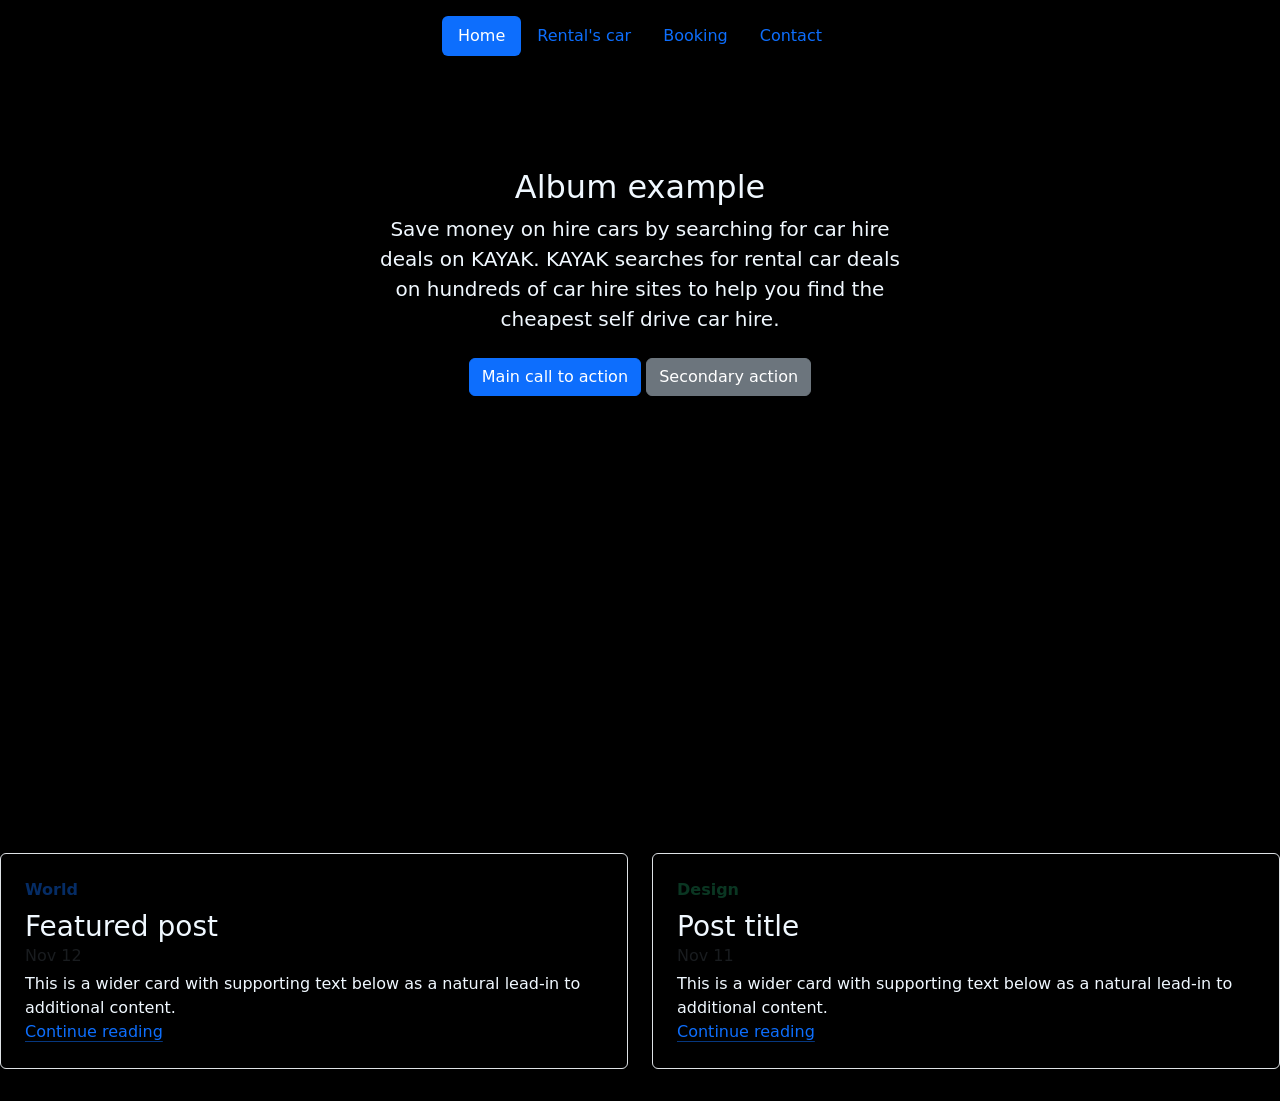
<file: index.html>
<!doctype html>
<html lang="en">
  <head>
    <meta charset="UTF-8" />
    <meta name="viewport" content="width=device-width, initial-scale=1.0" />
    <title>Document</title>
    <!-- fav icon -->
    <link
      rel="shortcut icon"
      href="https://images.autox.com/uploads/cars/2018/02/upcoming-hyundai-sonata.jpg"
      type="image/x-icon"
    />
    <!--  -->
    <link rel="stylesheet" href="./project/css/index-page.css" />
    <link
      href="https://cdn.jsdelivr.net/npm/bootstrap@5.3.8/dist/css/bootstrap.min.css"
      rel="stylesheet"
      integrity="sha384-sRIl4kxILFvY47J16cr9ZwB07vP4J8+LH7qKQnuqkuIAvNWLzeN8tE5YBujZqJLB"
      crossorigin="anonymous"
    />
    <link rel="stylesheet" href="./project/css/index-page.css" />
    <script
      src="https://cdn.jsdelivr.net/npm/bootstrap@5.3.8/dist/js/bootstrap.bundle.min.js"
      integrity="sha384-FKyoEForCGlyvwx9Hj09JcYn3nv7wiPVlz7YYwJrWVcXK/BmnVDxM+D2scQbITxI"
      crossorigin="anonymous"
    ></script>
  </head>
  <body class="black-container">
    <!-- header start  -->
    <header class="d-flex justify-content-center py-3">
      <ul class="nav nav-pills">
        <li class="nav-item">
          <a href="#" class="nav-link active" aria-current="page">Home</a>
        </li>
        <li class="nav-item">
          <a href="./project/files/products.html" class="nav-link"
            >Rental's car</a
          >
        </li>
        <li class="nav-item">
          <a href="./project/files/booking.html" class="nav-link">Booking</a>
        </li>
        <li class="nav-item">
          <a href="./project/files/contact.html" class="nav-link">Contact</a>
        </li>
      </ul>
    </header>
    <!-- header end -->
    <!-- row start  -->
    <div class="row">
      <div class="container">
        <!-- home page start  -->
        <div class="container back-img-home">
          <!--  -->
          <section class="py-5 text-center container">
            <div class="row py-lg-5">
              <div class="col-lg-6 col-md-8 mx-auto">
                <h1 class="fw-light fs-2">Album example</h1>
                <p class="lead">
                  Save money on hire cars by searching for car hire deals on
                  KAYAK. KAYAK searches for rental car deals on hundreds of car
                  hire sites to help you find the cheapest self drive car hire.
                </p>
                <p>
                  <a href="#" class="btn btn-primary my-2"
                    >Main call to action</a
                  >
                  <a href="#" class="btn btn-secondary my-2"
                    >Secondary action</a
                  >
                </p>
              </div>
            </div>
          </section>
          <!--  -->
        </div>
        <!-- home page start  -->

        <!-- information start   -->
        <div class="row mb-2 mt-3">
          <div class="col-md-6">
            <div
              class="row g-0 border rounded overflow-hidden flex-md-row mb-4 shadow-sm h-md-250 position-relative"
            >
              <div class="col p-4 d-flex flex-column position-static">
                <strong class="d-inline-block mb-2 text-primary-emphasis"
                  >World</strong
                >
                <h3 class="mb-0">Featured post</h3>
                <div class="mb-1 text-body-secondary">Nov 12</div>
                <p class="card-text mb-auto">
                  This is a wider card with supporting text below as a natural
                  lead-in to additional content.
                </p>
                <a
                  href="#"
                  class="icon-link gap-1 icon-link-hover stretched-link"
                >
                  Continue reading
                  <svg class="bi" aria-hidden="true">
                    <use xlink:href="#chevron-right"></use>
                  </svg>
                </a>
              </div>
              <div class="col-auto d-none d-lg-block"></div>
            </div>
          </div>
          <div class="col-md-6">
            <div
              class="row g-0 border rounded overflow-hidden flex-md-row mb-4 shadow-sm h-md-250 position-relative"
            >
              <div class="col p-4 d-flex flex-column position-static">
                <strong class="d-inline-block mb-2 text-success-emphasis"
                  >Design</strong
                >
                <h3 class="mb-0">Post title</h3>
                <div class="mb-1 text-body-secondary">Nov 11</div>
                <p class="mb-auto">
                  This is a wider card with supporting text below as a natural
                  lead-in to additional content.
                </p>
                <a
                  href="#"
                  class="icon-link gap-1 icon-link-hover stretched-link"
                >
                  Continue reading
                  <svg class="bi" aria-hidden="true">
                    <use xlink:href="#chevron-right"></use>
                  </svg>
                </a>
              </div>
              <div class="col-auto d-none d-lg-block"></div>
            </div>
          </div>
        </div>
        <!--  information end  -->
        <!-- headline contact start  -->

        <!-- headline code end  -->

        <!-- location   -->

        <!-- location -->
      </div>
    </div>
    <!-- row end  -->
  </body>
</html>
</file>
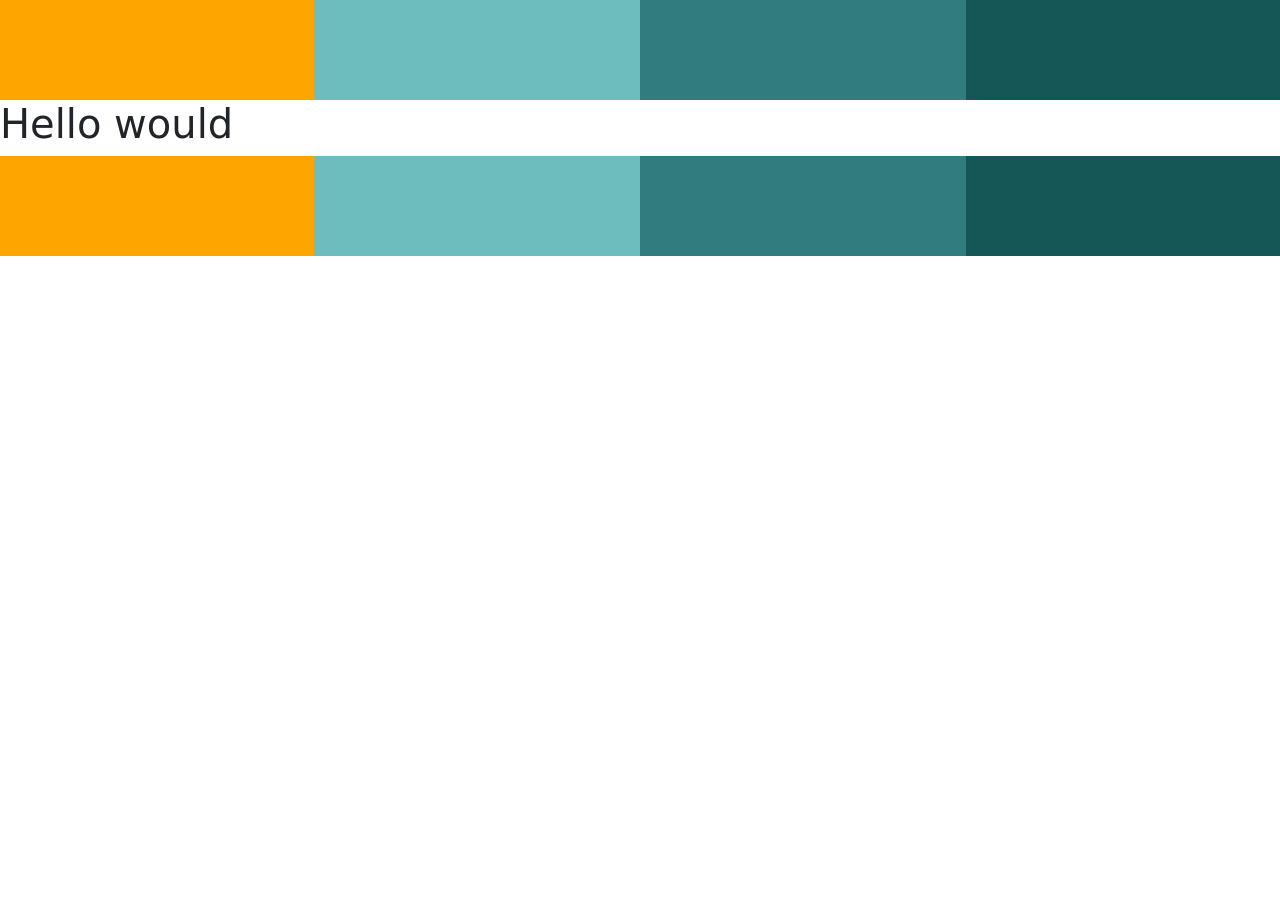
<file: class/day2.html>
<!DOCTYPE html>
<html lang="en">

<head>
    <meta charset="UTF-8">
    <meta name="viewport" content="width=device-width, initial-scale=1.0">
    <title>Class two    </title>
    <!-- CSS LINK -->
    <link href="https://cdn.jsdelivr.net/npm/bootstrap@5.3.8/dist/css/bootstrap.min.css" rel="stylesheet"
        integrity="sha384-sRIl4kxILFvY47J16cr9ZwB07vP4J8+LH7qKQnuqkuIAvNWLzeN8tE5YBujZqJLB" crossorigin="anonymous">
        <style>
            .box-height{
                height: 100px;
            }
        </style>

</heae>



<body>

<div class="row">
            <div class=" col-md-3 col-lg-4 col-xxl-6 col-xl-3 box-height" style="background-color: orange;"></div>
            <div class=" col-md-3 col-lg-4 col-xxl-6 col-xl-3 box-height" style="height: 100px; background-color: rgb(110, 189, 189);"></div>
            <div class=" col-md-3 col-lg-4 col-xxl-6 col-xl-3 box-height" style="height: 100px; background-color: rgb(49, 125, 125);"></div>
            <div class=" col-md-3 col-lg-4 col-xxl-6 col-xl-3 box-height" style="height: 100px; background-color: rgb(21, 86, 86);"></div>
        </div>

        <h1>Hello would</h1>

        <div class="row">
            <div class=" col-md-3 col-lg-4 col-xxl-6 col-xl-3 box-height" style="background-color: orange;"></div>
            <div class=" col-md-3 col-lg-4 col-xxl-6 col-xl-3 box-height" style="height: 100px; background-color: rgb(110, 189, 189);"></div>
            <div class=" col-md-3 col-lg-4 col-xxl-6 col-xl-3 box-height" style="height: 100px; background-color: rgb(49, 125, 125);"></div>
            <div class=" col-md-3 col-lg-4 col-xxl-6 col-xl-3 box-height" style="height: 100px; background-color: rgb(21, 86, 86);"></div>
        </div>


<!-- javascript -->
    <script src="https://cdn.jsdelivr.net/npm/bootstrap@5.3.8/dist/js/bootstrap.bundle.min.js"
        integrity="sha384-FKyoEForCGlyvwx9Hj09JcYn3nv7wiPVlz7YYwJrWVcXK/BmnVDxM+D2scQbITxI"
        crossorigin="anonymous"></script>
</body>

</html>
</file>
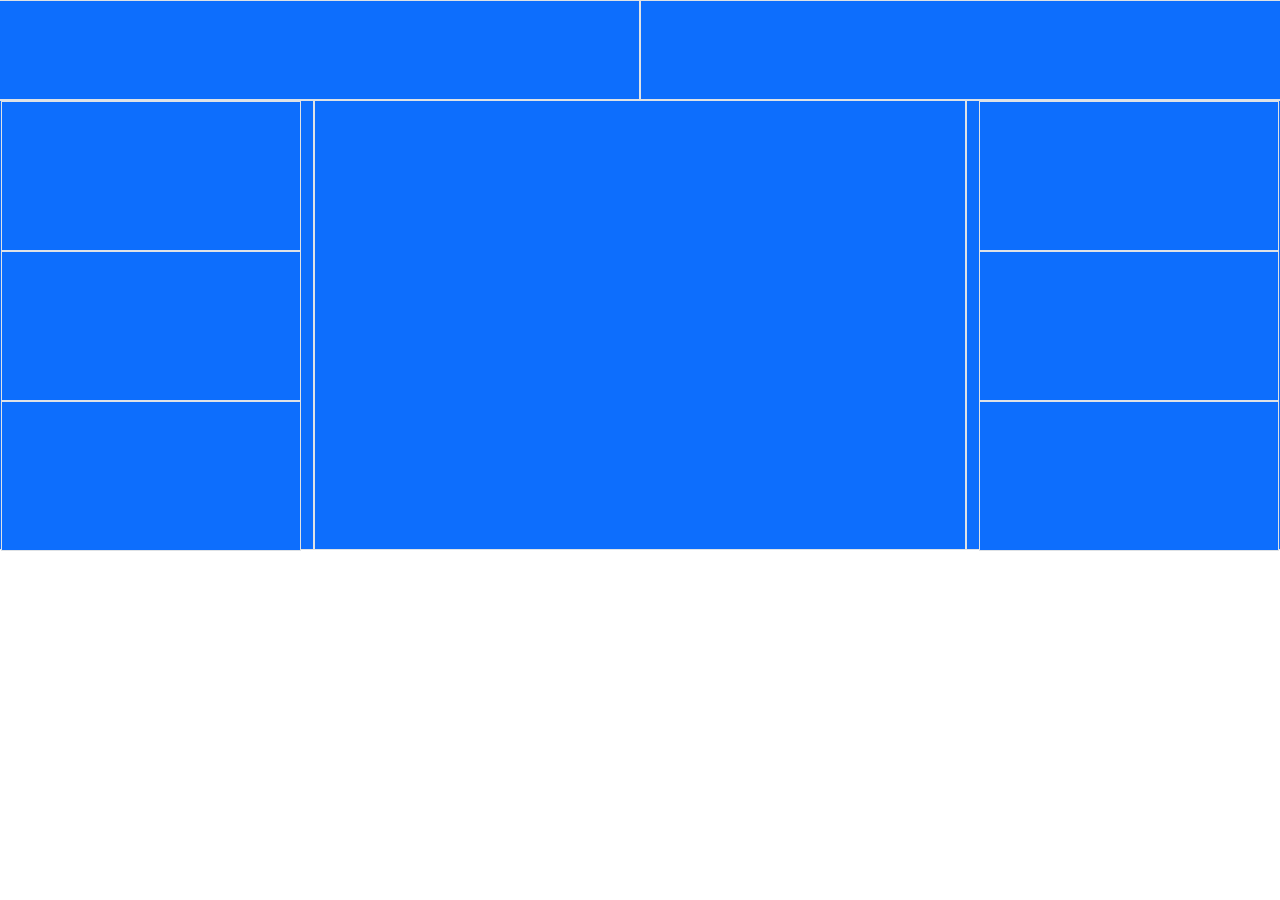
<file: class/day3.html>
<!DOCTYPE html>
<html lang="en">

<head>
    <meta charset="UTF-8">
    <meta name="viewport" content="width=device-width, initial-scale=1.0">
    <title>Document</title>
    <link href="https://cdn.jsdelivr.net/npm/bootstrap@5.3.8/dist/css/bootstrap.min.css" rel="stylesheet"
        integrity="sha384-sRIl4kxILFvY47J16cr9ZwB07vP4J8+LH7qKQnuqkuIAvNWLzeN8tE5YBujZqJLB" crossorigin="anonymous">
    <script src="https://cdn.jsdelivr.net/npm/bootstrap@5.3.8/dist/js/bootstrap.bundle.min.js"
        integrity="sha384-FKyoEForCGlyvwx9Hj09JcYn3nv7wiPVlz7YYwJrWVcXK/BmnVDxM+D2scQbITxI"
        crossorigin="anonymous"></script>
    <style>
        .height-1 {
            height: 100px;
        }

        .height-2 {
            height: 150px;
        }

        .height-3 {
            height: 450px;
        }
    </style>
</head>

<body>
    <main>
        <div class="row">
            <!-- top -->
            <div class="col-6 border bg-primary height-1"></div>
            <div class="col-6 border bg-primary height-1"></div>


            <div class="col-3 border bg-primary height-3">

                <div class="col-12 border bg-primary height-2"></div>
                <div class="col-12 border bg-primary height-2"></div>
                <div class="col-12 border bg-primary height-2"></div>
            </div>
            
            <div class="col-6 border bg-primary height-3"></div>

            <div class="col-3 border bg-primary height-3">
                <div class="col-12 border bg-primary height-2"></div>
                <div class="col-12 border bg-primary height-2"></div>
                <div class="col-12 border bg-primary height-2"></div>
            </div>


        </div>
    </main>
</body>

</html>
</file>
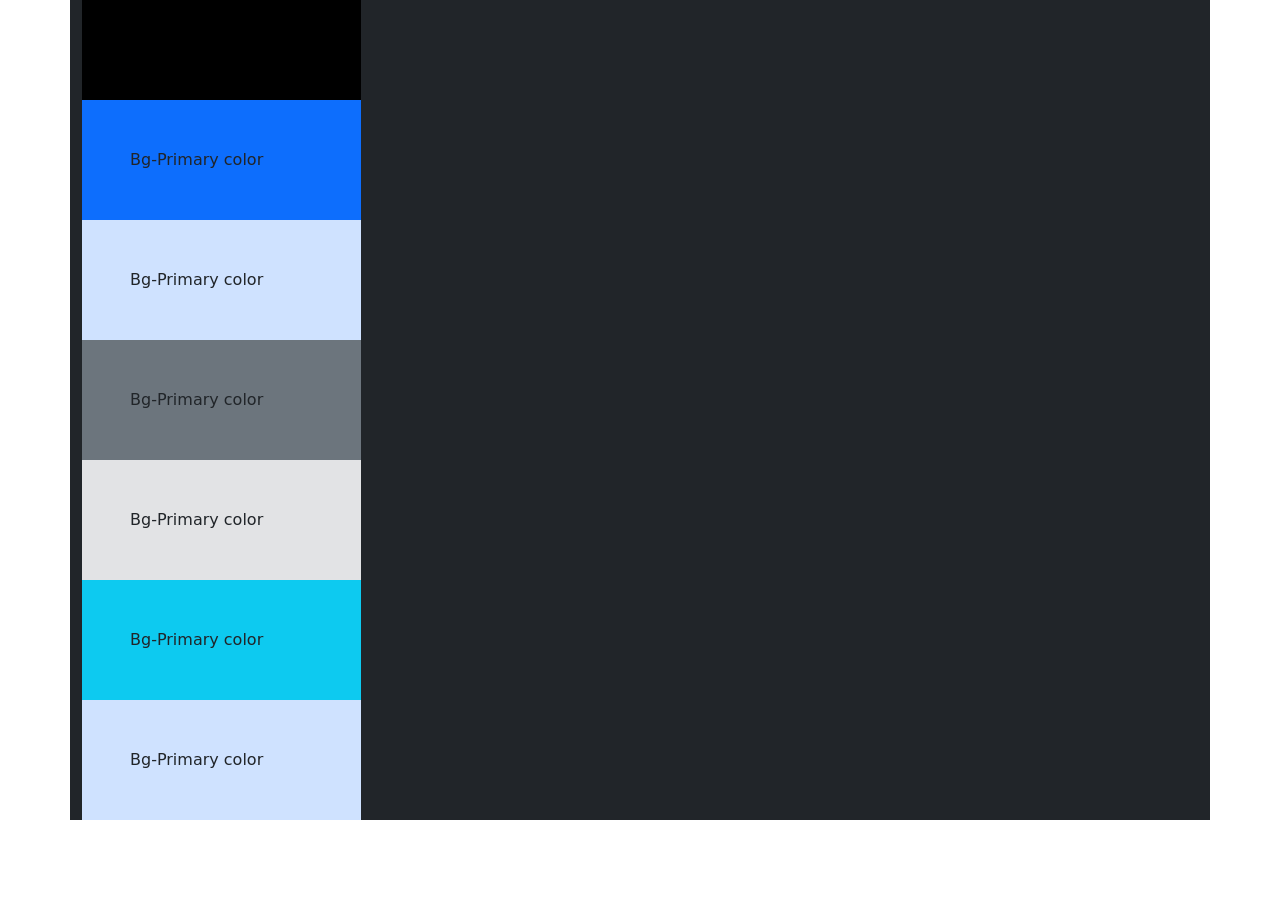
<file: class/day6.html>
<!doctype html>
<html lang="en">
  <head>
    <meta charset="UTF-8" />
    <meta name="viewport" content="width=device-width, initial-scale=1.0" />
    <title>Document</title>
    <!-- css link -->
    <link
      href="https://cdn.jsdelivr.net/npm/bootstrap@5.3.8/dist/css/bootstrap.min.css"
      rel="stylesheet"
      integrity="sha384-sRIl4kxILFvY47J16cr9ZwB07vP4J8+LH7qKQnuqkuIAvNWLzeN8tE5YBujZqJLB"
      crossorigin="anonymous"
    />
    <!-- js link -->
    <script
      src="https://cdn.jsdelivr.net/npm/bootstrap@5.3.8/dist/js/bootstrap.bundle.min.js"
      integrity="sha384-FKyoEForCGlyvwx9Hj09JcYn3nv7wiPVlz7YYwJrWVcXK/BmnVDxM+D2scQbITxI"
      crossorigin="anonymous"
    ></script>
  </head>
  <body>
    <div class="container bg-dark">
      <div style="background-color: black; width: 25%; height: 100px"></div>
      <div class="w-25 bg-primary p-5">Bg-Primary color</div>
      <div class="w-25 bg-primary-subtle p-5">Bg-Primary color</div>
      <div class="w-25 bg-secondary p-5">Bg-Primary color</div>
      <div class="w-25 bg-secondary-subtle p-5">Bg-Primary color</div>
         <div class="w-25 bg-info p-5">Bg-Primary color</div>
      <div class="w-25 bg-primary-subtle p-5">Bg-Primary color</div>
      
    </div>
  </body>
</html>
</file>
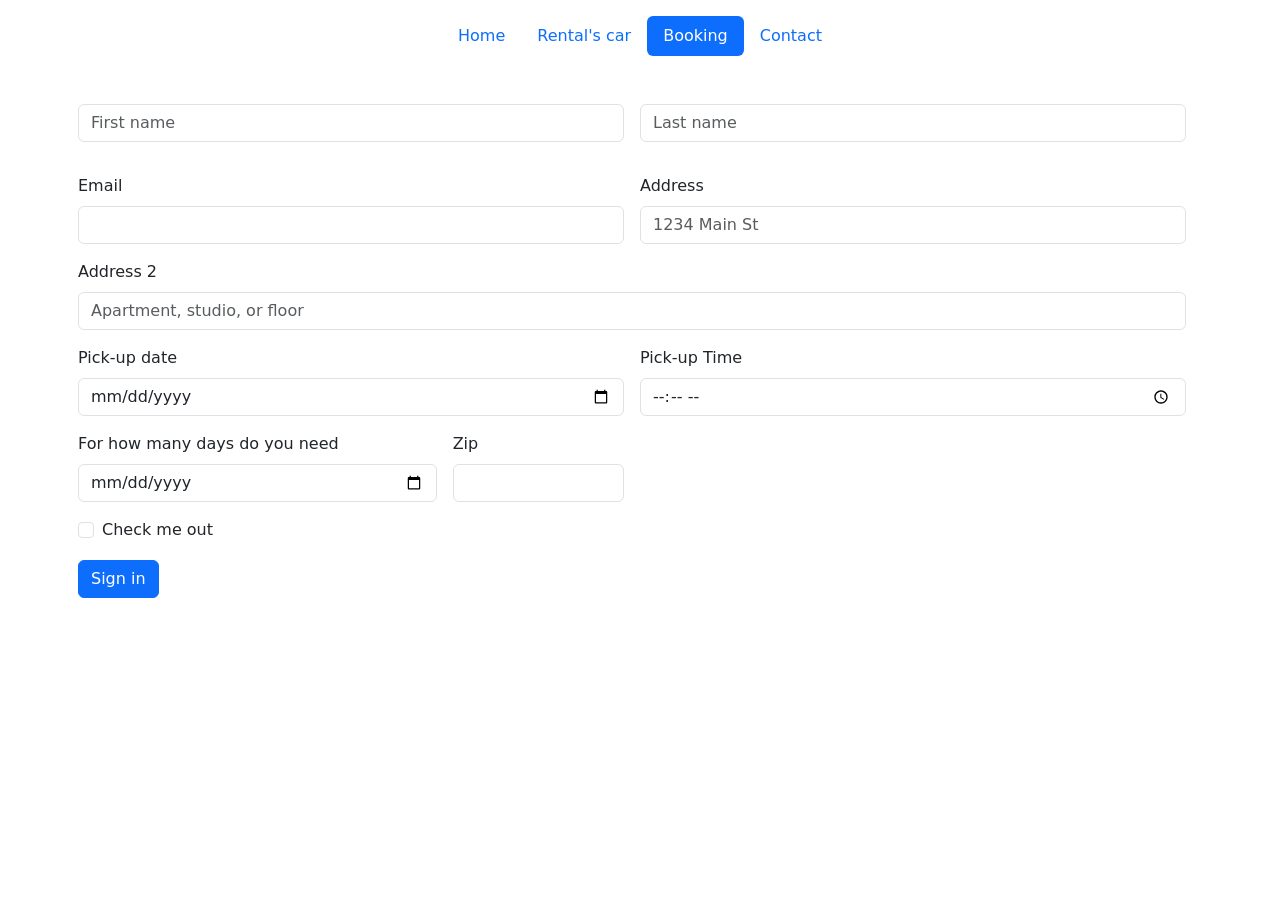
<file: project/files/booking.html>
<!doctype html>
<html lang="en">
  <head>
    <meta charset="UTF-8" />
    <meta name="viewport" content="width=device-width, initial-scale=1.0" />
    <title>Document</title>
    <link
      href="https://cdn.jsdelivr.net/npm/bootstrap@5.3.8/dist/css/bootstrap.min.css"
      rel="stylesheet"
      integrity="sha384-sRIl4kxILFvY47J16cr9ZwB07vP4J8+LH7qKQnuqkuIAvNWLzeN8tE5YBujZqJLB"
      crossorigin="anonymous"
    />

    <script
      src="https://cdn.jsdelivr.net/npm/bootstrap@5.3.8/dist/js/bootstrap.bundle.min.js"
      integrity="sha384-FKyoEForCGlyvwx9Hj09JcYn3nv7wiPVlz7YYwJrWVcXK/BmnVDxM+D2scQbITxI"
      crossorigin="anonymous"
    ></script>
  </head>
  <body>
    <!-- header start  -->
    <header class="d-flex justify-content-center py-3">
      <ul class="nav nav-pills">
        <li class="nav-item">
          <a href="../../index.html" class="nav-link " aria-current="page">Home</a>
        </li>
        <li class="nav-item"><a href="./products.html" class="nav-link">Rental's car</a></li>
        <li class="nav-item"><a href="./booking.html" class="nav-link active">Booking</a></li>
        <li class="nav-item"><a href="./contact.html" class="nav-link">Contact</a></li>
      </ul>
    </header>
    <!-- header end -->
    <div class="container">
      <div class="row">
        <!-- form start  -->
        <div class="col-6"></div>
        <div class="row g-3">
          <div class="col">
            <input
              type="text"
              class="form-control"
              placeholder="First name"
              aria-label="First name"
            />
          </div>
          <div class="col">
            <input
              type="text"
              class="form-control"
              placeholder="Last name"
              aria-label="Last name"
            />
          </div>
        </div>
        <!--  -->
        <form class="row g-3">
          <div class="col-md-6">
            <label for="inputEmail4" class="form-label">Email</label>
            <input type="email" class="form-control" id="inputEmail4" />
          </div>

          <div class="col-6">
            <label for="inputAddress" class="form-label">Address</label>
            <input
              type="text"
              class="form-control"
              id="inputAddress"
              placeholder="1234 Main St"
            />
          </div>
          <div class="col-12">
            <label for="inputAddress2" class="form-label">Address 2</label>
            <input
              type="text"
              class="form-control"
              id="inputAddress2"
              placeholder="Apartment, studio, or floor"
            />
          </div>
          <div class="col-md-6">
            <label for="inputCity" class="form-label">Pick-up date</label>
            <input type="date" class="form-control" id="inputCity" />
          </div>
          <div class="col-md-6">
            <label for="inputCity" class="form-label">Pick-up Time</label>
            <input type="time" class="form-control" id="inputCity" />
          </div>
          <div class="col-md-4">
            <label for="inputState" class="form-label"
              >For how many days do you need</label
            >
            <input type="date" class="form-control" id="inputCity" />
          </div>
          <div class="col-md-2">
            <label for="inputZip" class="form-label">Zip</label>
            <input type="text" class="form-control" id="inputZip" />
          </div>
          <div class="col-12">
            <div class="form-check">
              <input class="form-check-input" type="checkbox" id="gridCheck" />
              <label class="form-check-label" for="gridCheck">
                Check me out
              </label>
            </div>
          </div>
          <div class="col-12">
            <button type="submit" class="btn btn-primary">Sign in</button>
          </div>
        </form>
        <!-- form end  -->
      </div>
    </div>
  </body>
</html>
</file>
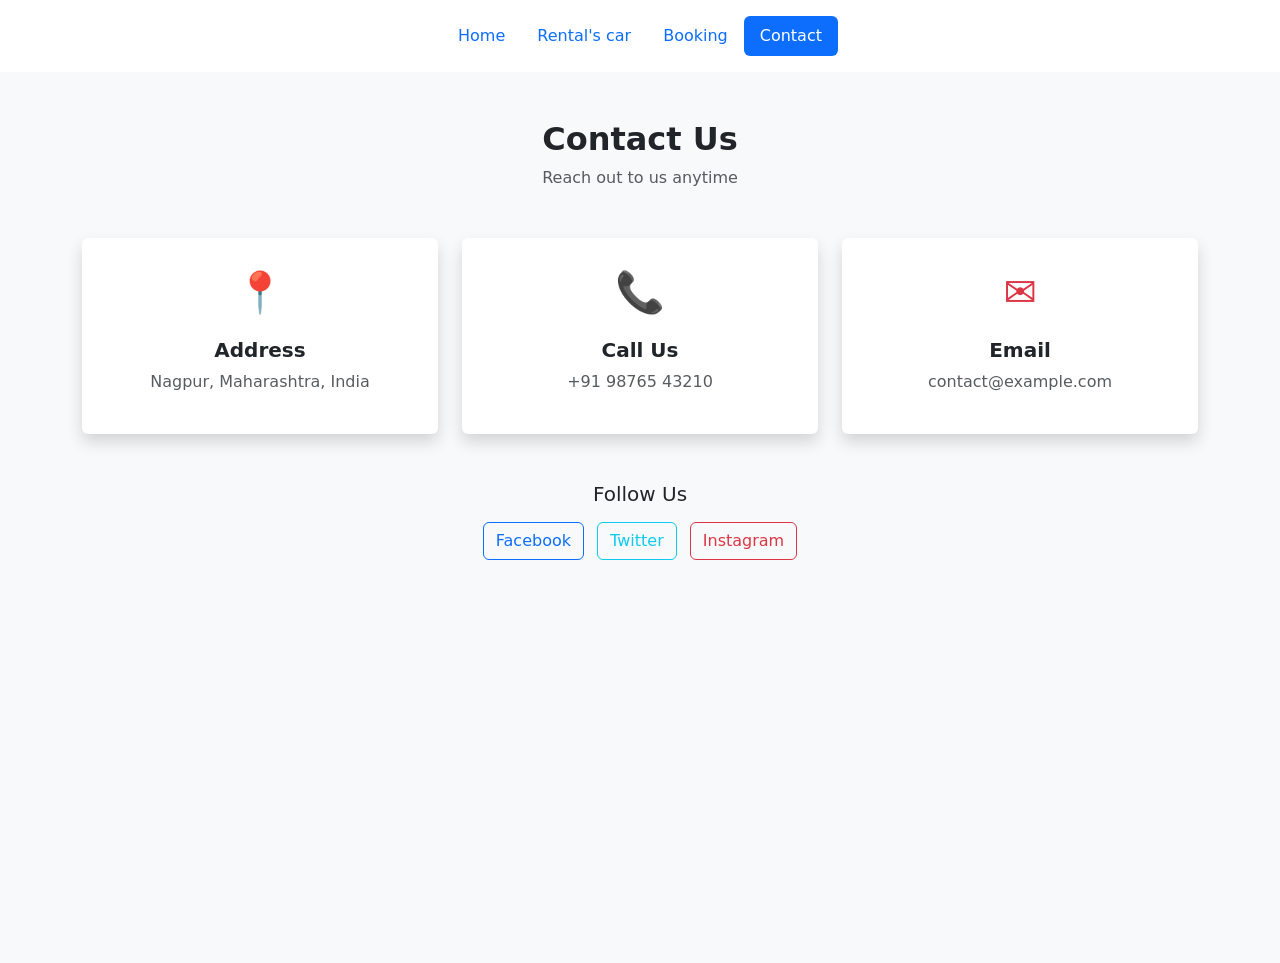
<file: project/files/contact.html>
<!doctype html>
<html lang="en">
  <head>
    <meta charset="UTF-8" />
    <meta name="viewport" content="width=device-width, initial-scale=1.0" />
    <title>Document</title>
       <link
      href="https://cdn.jsdelivr.net/npm/bootstrap@5.3.8/dist/css/bootstrap.min.css"
      rel="stylesheet"
      integrity="sha384-sRIl4kxILFvY47J16cr9ZwB07vP4J8+LH7qKQnuqkuIAvNWLzeN8tE5YBujZqJLB"
      crossorigin="anonymous"
    />

    <script
      src="https://cdn.jsdelivr.net/npm/bootstrap@5.3.8/dist/js/bootstrap.bundle.min.js"
      integrity="sha384-FKyoEForCGlyvwx9Hj09JcYn3nv7wiPVlz7YYwJrWVcXK/BmnVDxM+D2scQbITxI"
      crossorigin="anonymous"
    ></script>
  </head>
  <body>
    <!--  -->
  <!-- header start  -->
    <header class="d-flex justify-content-center py-3">
      <ul class="nav nav-pills">
        <li class="nav-item">
          <a href="../../index.html" class="nav-link " aria-current="page">Home</a>
        </li>
        <li class="nav-item"><a href="./products.html" class="nav-link">Rental's car</a></li>
        <li class="nav-item"><a href="./booking.html" class="nav-link">Booking</a></li>
        <li class="nav-item"><a href="./contact.html" class="nav-link active">Contact</a></li>
      </ul>
    </header>
    <!-- header end -->
      <!-- box one  -->

      <link
        href="https://cdn.jsdelivr.net/npm/bootstrap@5.3.0/dist/css/bootstrap.min.css"
        rel="stylesheet"
      />

      <section id="contact-info" class="py-5 bg-light">
        <div class="container">
          <!-- Section Title -->
          <div class="text-center mb-5">
            <h2 class="fw-bold">Contact Us</h2>
            <p class="text-muted">Reach out to us anytime</p>
          </div>

          <div class="row g-4">
            <!-- Contact Cards -->
            <div class="col-md-4">
              <div class="card border-0 shadow text-center p-4 h-100">
                <div class="mb-3 fs-1 text-primary">📍</div>
                <h5 class="fw-bold">Address</h5>
                <p class="text-muted">Nagpur, Maharashtra, India</p>
              </div>
            </div>

            <div class="col-md-4">
              <div class="card border-0 shadow text-center p-4 h-100">
                <div class="mb-3 fs-1 text-success">📞</div>
                <h5 class="fw-bold">Call Us</h5>
                <p class="text-muted">+91 98765 43210</p>
              </div>
            </div>

            <div class="col-md-4">
              <div class="card border-0 shadow text-center p-4 h-100">
                <div class="mb-3 fs-1 text-danger">✉</div>
                <h5 class="fw-bold">Email</h5>
                <p class="text-muted">contact@example.com</p>
              </div>
            </div>
          </div>

          <!-- Social Links -->
          <div class="text-center mt-5">
            <h5 class="mb-3">Follow Us</h5>
            <a href="#" class="btn btn-outline-primary me-2">Facebook</a>
            <a href="#" class="btn btn-outline-info me-2">Twitter</a>
            <a href="#" class="btn btn-outline-danger">Instagram</a>
          </div>

          <!-- Map -->
          <div class="mt-5">
            <iframe
              src="https://maps.google.com/maps?q=Nagpur&t=&z=13&ie=UTF8&iwloc=&output=embed"
              height="300"
              style="border: 0; width: 100%; border-radius: 10px"
              allowfullscreen=""
            >
            </iframe>
          </div>
        </div>
      </section>
    </div>
    <!-- row end  -->
  </body>
</html>
</file>
<file: project/css/index-page.css>
.black-container{
    background-color: black;
    color: aliceblue;
}
.back-img-home{
    background:url(https://keraladayz.com/wp-content/uploads/2021/12/Car-Rental-2.png);
    background-size: cover;
    height: 85vh;
    width: 100vw;
}
.header-color{
    color: aliceblue;
}
.card-img-hw{
    height: 100%;
}
</file>
